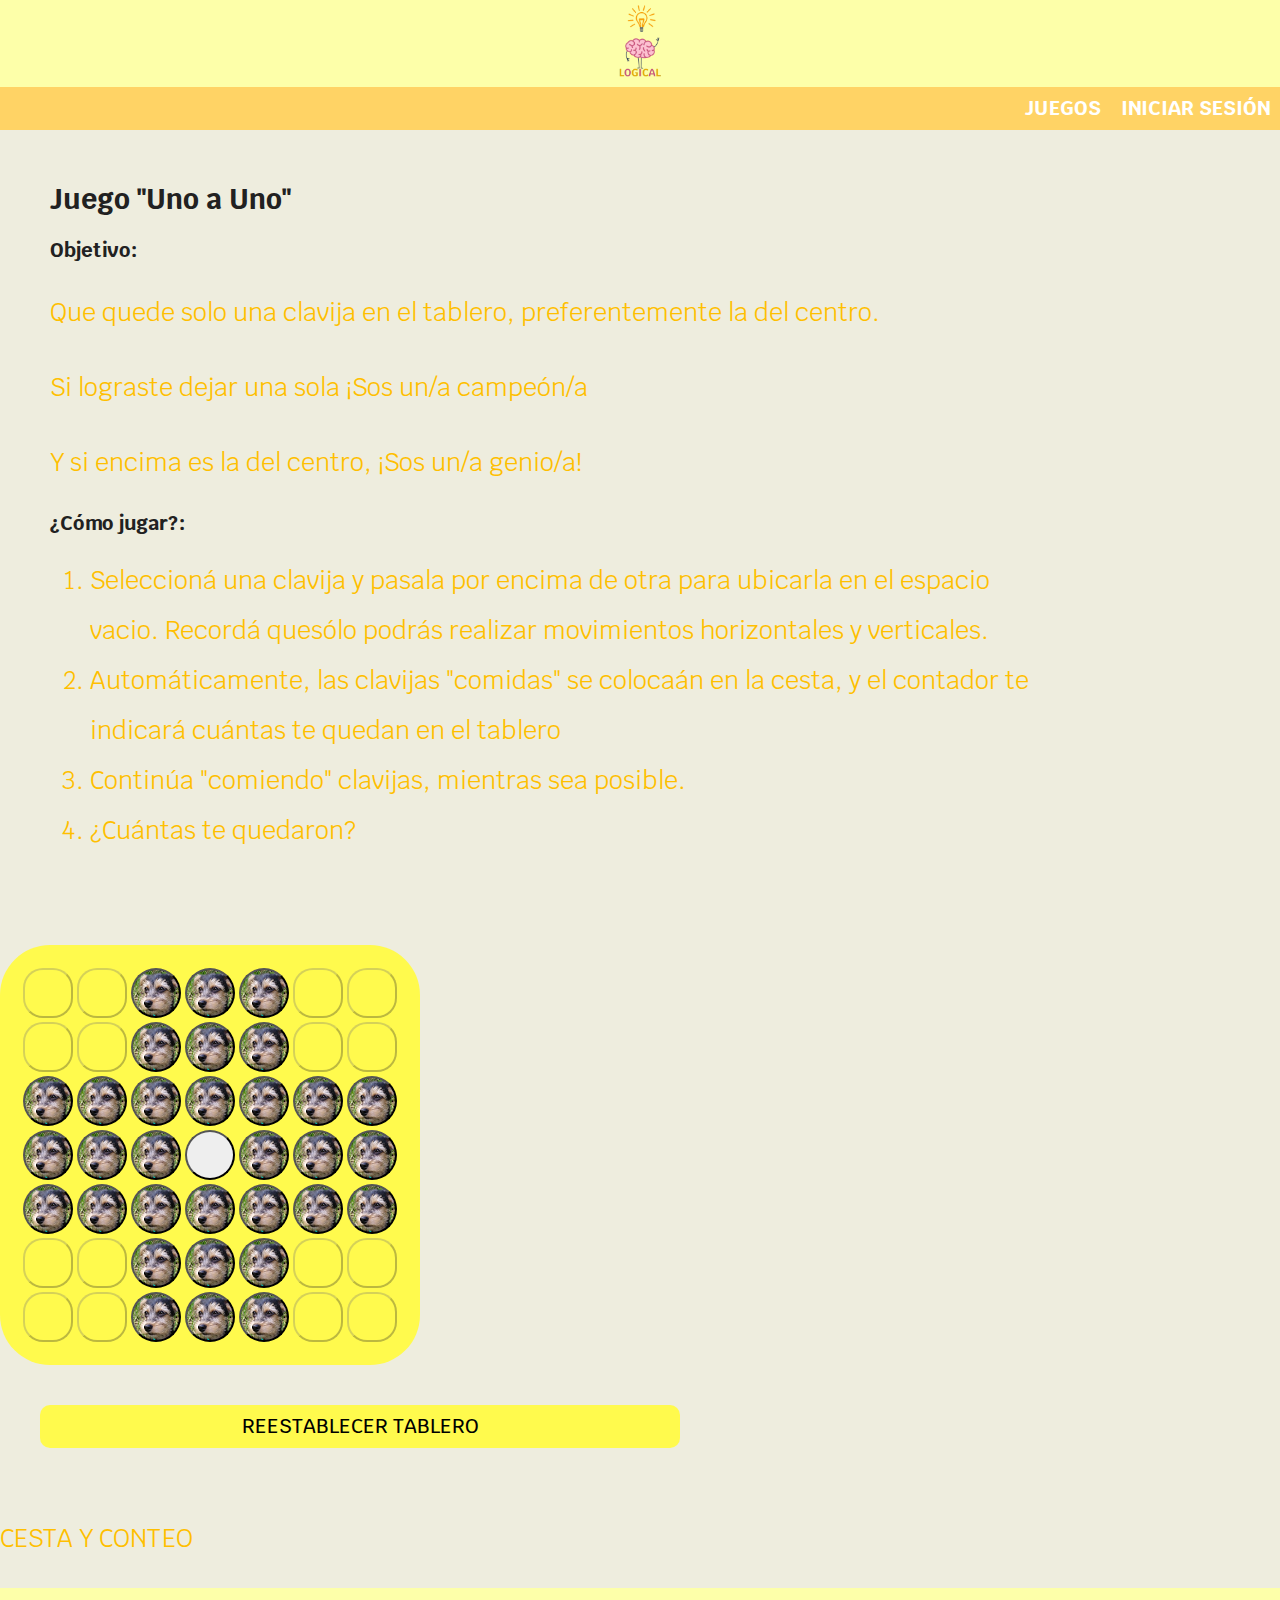
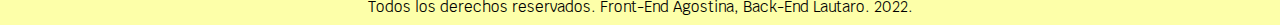
<file: index.html>
<!DOCTYPE html>
<html lang="en">
<head>
    <meta charset="UTF-8">
    <meta http-equiv="X-UA-Compatible" content="IE=edge">
    <meta name="viewport" content="width=device-width, initial-scale=1.0">
    <title>Document</title>

    <!--Importacion Normalize-->
    <link rel="preload" href="normalize.css" as="style">
    <link rel="stylesheet" href="normalize.css">

    <!--Importacion Fuente-->
    <link href="https://fonts.googleapis.com/css2?family=Krub:wght@300;400&family=Patrick+Hand&family=Rubik:wght@300&display=swap" rel="stylesheet">

    <!--Importacion CSS-->
    <link rel="preload" href="styles.css" as="style">
    <link rel="stylesheet" href="styles.css">
    
</head>

<body>
    <header class="header" >
        <a href="bienvenido.html">
            <img class="header__logo"src="img/logogame.png" alt="Logo">
        </a>
    </header>
    <nav class="navegacion">
        <a class="navegacion__enlace navegacion__enlace--activo" href="#">Juegos</a>
        <a class="navegacion__enlace" href="#">Iniciar Sesión</a>
    </nav>

    <main class="contenidoPrincipal">

        <div class="contenidoPrincipal__juego">
            <h2>Juego "Uno a Uno"</h2>

        <!--Ojetivo del juego-->
            <div class="contenidoPrincipal__juego--objetivo">
                <h3>Objetivo:</h3>
                <p> Que quede solo una clavija en el tablero, preferentemente la del centro.</p>
                <p>Si lograste dejar una sola ¡Sos un/a campeón/a</p>
                <p>Y si encima es la del centro, ¡Sos un/a genio/a!</p>
            </div>

        <!--Reglas del juego-->
            <div class="contenidoPrincipal__juego--reglas">
                <h3>¿Cómo jugar?:</h3>
                <ol>
                    <li>
                        Seleccioná una clavija y pasala por encima de otra para ubicarla en el espacio vacio. Recordá quesólo podrás realizar movimientos horizontales y verticales.
                    </li>
                    <li>
                        Automáticamente, las clavijas "comidas" se colocaán en la cesta, y el contador te indicará cuántas te quedan en el tablero
                    </li>
                    <li>
                        Continúa "comiendo" clavijas, mientras sea posible.
                    </li>
                    <li>
                        ¿Cuántas te quedaron?
                    </li>
                </ol>
            </div> 

        </div>

        <div class="contenidoPrincipal_tablero">
            <table id="tablero" class="tablero--fondo">
                <thead>
        
                </thead>
                <tbody id="tablero-datos">
                    
                </tbody>
            </table>

            <input class="boton--final" type="submit" onclick="volverAIntentar()" value="Reestablecer tablero">
        </div>

    </main>

    <section>
        <div>
            <p>CESTA Y CONTEO</p>
        </div>
    </section>

    <footer class="footer">
        Todos los derechos reservados. Front-End Agostina, Back-End Lautaro. 2022.
    </footer>  
    
</body>



<script src="main.js"></script>

</html>
</file>
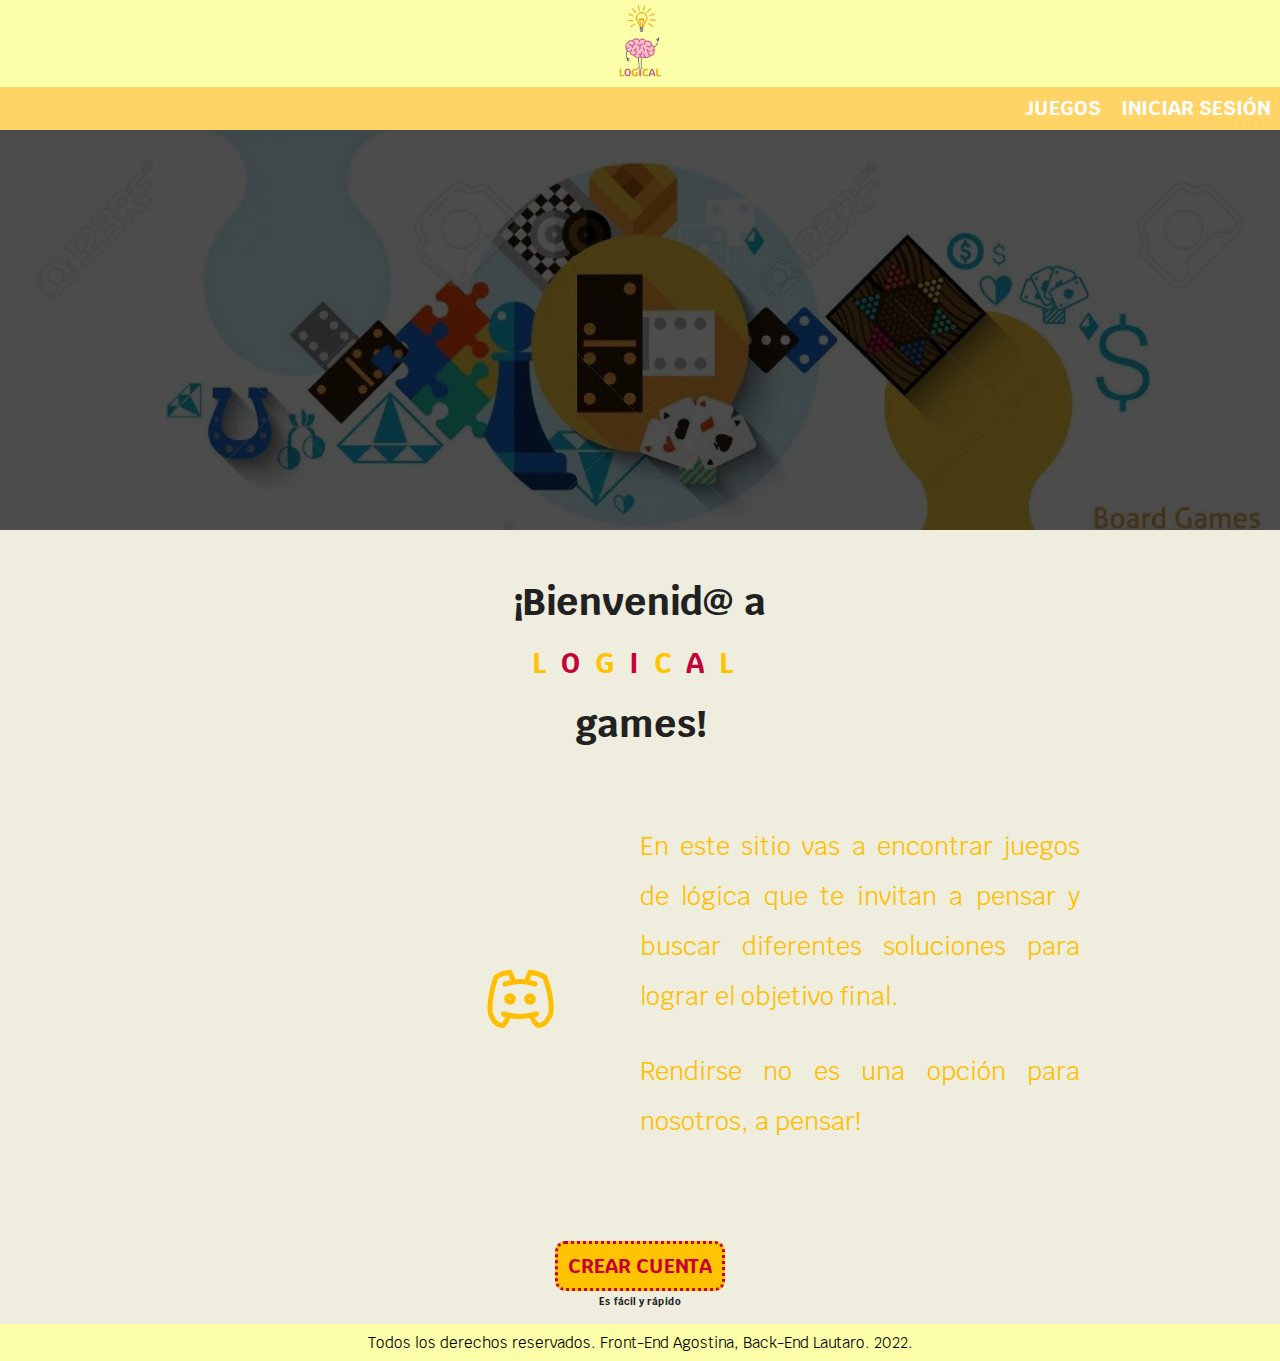
<file: bienvenido.html>
<!DOCTYPE html>
<html lang="en">
<head>
    <meta charset="UTF-8">
    <meta http-equiv="X-UA-Compatible" content="IE=edge">
    <meta name="viewport" content="width=device-width, initial-scale=1.0">
    <title>Document</title>

    <!--Importacion Normalize-->
    <link rel="preload" href="normalize.css" as="style">
    <link rel="stylesheet" href="normalize.css">

    <!--Importacion Fuente-->
    <link href="https://fonts.googleapis.com/css2?family=Krub:wght@300;400&family=Patrick+Hand&family=Rubik:wght@300&display=swap" rel="stylesheet">

    <!--Importacion CSS-->
    <link rel="preload" href="styles.css" as="style">
    <link rel="stylesheet" href="styles.css">
    
</head>

<body>
    <header class="header" >
        <a href="bienvenido.html">
            <img class="header__logo"src="img/logogame.png" alt="Logo">
        </a>
    </header>

    <nav class="navegacion">
        <a class="navegacion__enlace navegacion__enlace--activo" href="index.html">Juegos</a>
        <a class="navegacion__enlace navegacion__enlace--activo" href="iniciosesion.html">Iniciar Sesión</a>
    </nav>

    

    <section class="banner">
        <div class="banner__img">

        </div>
    </section>
    
    <main>

        <div class="titulo">
            <h1> ¡Bienvenid@ a
            <span class="span">
               
                <div class="strong">
                    <h2 class="letra_amarilla">l</h2> 
                    <h2 class="letra_rosada">o</h2>
                    <h2 class="letra_amarilla">g</h2> 
                    <h2 class="letra_rosada">i</h2>
                    <h2 class="letra_amarilla">c</h2> 
                    <h2 class="letra_rosada">a</h2>
                    <h2 class="letra_amarilla">l</h2> 
                </div>
                   
              
            </span> games! </h1>
        </div>

        <!--
        <div class="titulo">
            <h1>¡Bienvenid@ a <span class="letra_amarilla">L</span> 
                <span class="letra_rosada">O</span>
                <span class="letra_amarilla">G</span>
                <span class="letra_rosada">I</span>
                <span class="letra_amarilla">C</span>
                <span class="letra_rosada">A</span>
                <span class="letra_amarilla">L</span> games!</h1>
        </div>  
        -->
      

            <div class="contenedorBienvenido">
                <div class="contenedorBienvenido__icono">
                    <svg xmlns="http://www.w3.org/2000/svg" class="icon icon-tabler icon-tabler-brand-discord" width="80" height="80" viewBox="0 0 24 24" stroke-width="1.5" stroke="#ffbf00" fill="none" stroke-linecap="round" stroke-linejoin="round">
                        <path stroke="none" d="M0 0h24v24H0z" fill="none"/>
                        <circle cx="9" cy="12" r="1" />
                        <circle cx="15" cy="12" r="1" />
                        <path d="M7.5 7.5c3.5 -1 5.5 -1 9 0" />
                        <path d="M7 16.5c3.5 1 6.5 1 10 0" />
                        <path d="M15.5 17c0 1 1.5 3 2 3c1.5 0 2.833 -1.667 3.5 -3c.667 -1.667 .5 -5.833 -1.5 -11.5c-1.457 -1.015 -3 -1.34 -4.5 -1.5l-1 2.5" />
                        <path d="M8.5 17c0 1 -1.356 3 -1.832 3c-1.429 0 -2.698 -1.667 -3.333 -3c-.635 -1.667 -.476 -5.833 1.428 -11.5c1.388 -1.015 2.782 -1.34 4.237 -1.5l1 2.5" />
                    </svg>
                </div>
               
                <div class="contenedorBienvenido__texto">
                    <p>En este sitio vas a encontrar juegos de lógica que te invitan a pensar y buscar diferentes soluciones para lograr el objetivo final.</p>
                    <p>Rendirse no es una opción para nosotros, a pensar!</p>
                </div> 
            </div>

    </main>

    <section class="botonesPrincipales">
        <button class="boton__principal">
            <a class="boton__principal--texto" href="registro.html">Crear cuenta</a>
        </button>
        <h5 class="miniDescripcion">Es fácil y rápido</h5>
    </section>
       
    <footer class="footer">
        Todos los derechos reservados. Front-End Agostina, Back-End Lautaro. 2022.
    </footer>  
    
</body>

</html>
</file>
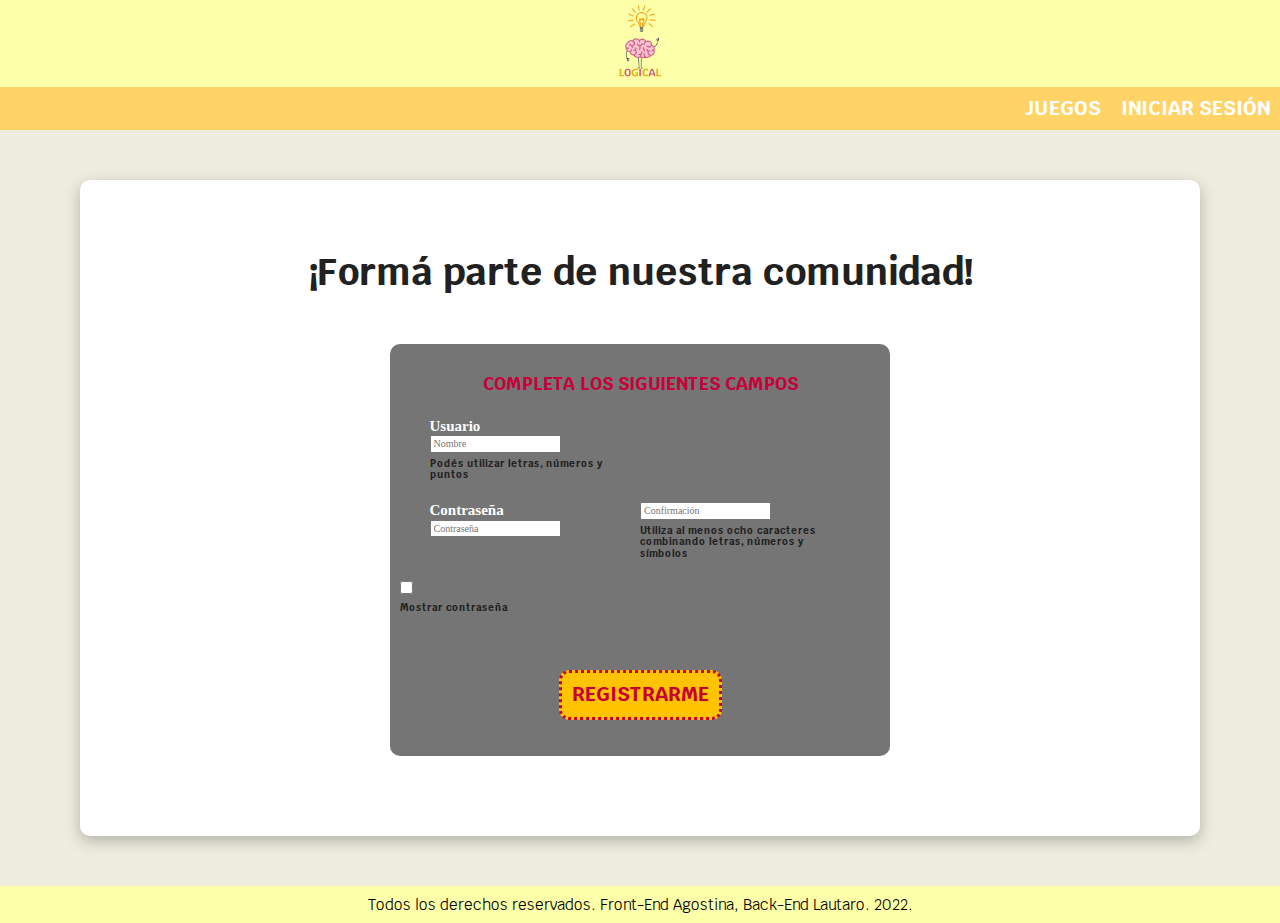
<file: registro.html>
<!DOCTYPE html>
<html lang="en">
<head>
    <meta charset="UTF-8">
    <meta http-equiv="X-UA-Compatible" content="IE=edge">
    <meta name="viewport" content="width=device-width, initial-scale=1.0">
    <title>Document</title>

    <!--Importacion Normalize-->
    <link rel="preload" href="normalize.css" as="style">
    <link rel="stylesheet" href="normalize.css">

    <!--Importacion Fuente-->
    <link href="https://fonts.googleapis.com/css2?family=Krub:wght@300;400&family=Patrick+Hand&family=Rubik:wght@300&display=swap" rel="stylesheet">

    <!--Importacion CSS-->
    <link rel="preload" href="styles.css" as="style">
    <link rel="stylesheet" href="styles.css">

</head>

<body>

    <header class="header" >
        <a href="bienvenido.html">
            <img class="header__logo"src="img/logogame.png" alt="Logo">
        </a>
    </header>

    <nav class="navegacion">
        <a class="navegacion__enlace navegacion__enlace--activo" href="index.html">Juegos</a>
        <a class="navegacion__enlace navegacion__enlace--activo" href="#">Iniciar Sesión</a>
    </nav>

    <main class="contenedor">
        
        <div class="sombra">

            <div class="titulo">
                <h1>¡Formá parte de nuestra comunidad!</h1>
            </div>

             <!-- Para Registrarse-->
            <div class="formulario">
                <form>
                    <fieldset class="formulario__fieldset">
                        <legend class="formulario__legend">Completa los siguientes campos</legend>

                        <div class="contenedorCampos">

                            <div class="campo">
                                <label class="campo__label">Usuario</label>
                                <input class="campo__label--input" type="text" placeholder="Nombre">
                                    <h5 class="miniDescripcion">Podés utilizar letras, números y puntos</h5>
                            </div>
                            
                            <div class="campo">
                                <label class="campo__label">Contraseña</label>
                                <input clas="campo__label--input" type="text" placeholder="Contraseña">
                            </div>

                            <div class="campo">
                                <input clas="campo__label--input" type="text" placeholder="Confirmación">
                                    <h5 class="miniDescripcion">Utiliza al menos ocho caracteres combinando letras, números y símbolos</h5>
                            </div>
                                
                            

                        </div>

                            <input type="checkbox"> <h5 class="miniDescripcion">Mostrar contraseña</h5>
                        
                        
                        
                        <div class="botonesPrincipales">
                            <button class="boton__principal boton__principal--texto">Registrarme</button>  
                        </div>
                                
                    </fieldset>
                </form>
            </div>
        </div>
        
    </main>
   

    <footer class="footer">
        Todos los derechos reservados. Front-End Agostina, Back-End Lautaro. 2022.
    </footer>  

</body>
</html>
</file>
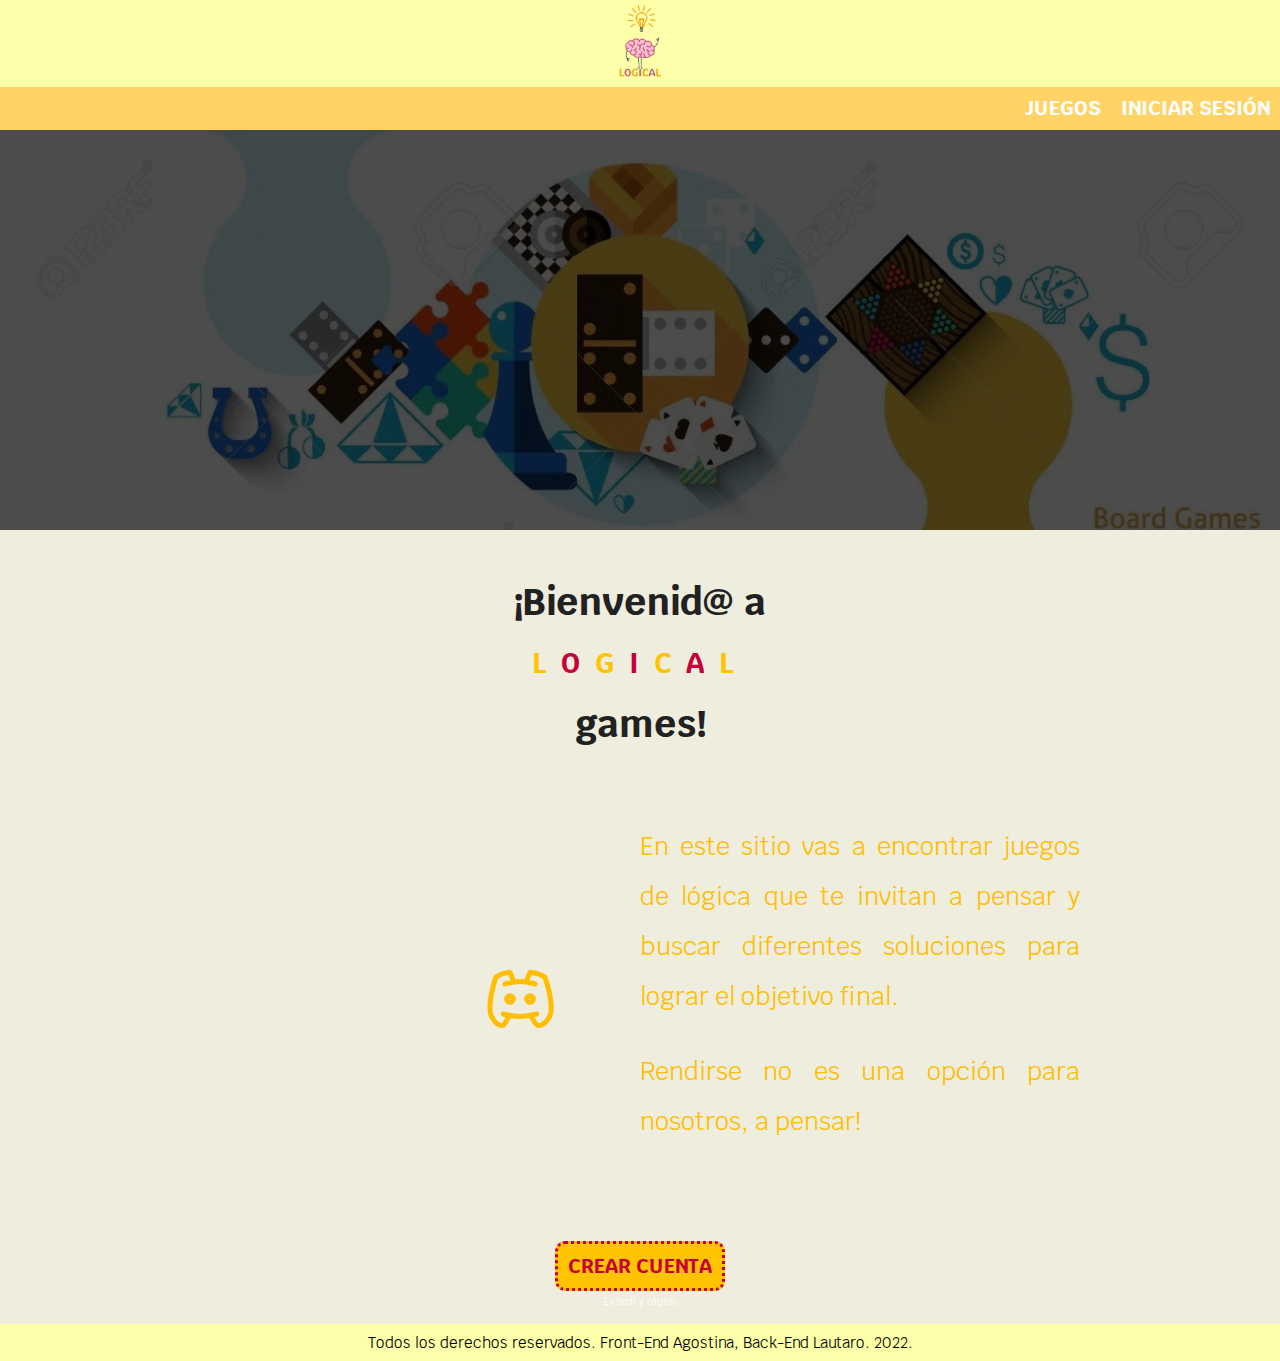
<file: html/bienvenido.html>
<!DOCTYPE html>
<html lang="en">
<head>
    <meta charset="UTF-8">
    <meta http-equiv="X-UA-Compatible" content="IE=edge">
    <meta name="viewport" content="width=device-width, initial-scale=1.0">
    <title>Document</title>

    <!--Importacion Normalize-->
    <link rel="preload" href="../css/normalize.css" as="style">
    <link rel="stylesheet" href="../css/normalize.css">

    <!--Importacion Fuente-->
    <link href="https://fonts.googleapis.com/css2?family=Krub:wght@300;400&family=Patrick+Hand&family=Rubik:wght@300&display=swap" rel="stylesheet">

    <!--Importacion CSS-->
    <link rel="preload" href="../css/styles.css" as="style">
    <link rel="stylesheet" href="../css/styles.css">
    
</head>

<body>
    <header class="header" >
        <a href="bienvenido.html">
            <img class="header__logo"src="../img/logogame.png" alt="Logo">
        </a>
    </header>

    <nav class="navegacion">
        <a class="navegacion__enlace navegacion__enlace--activo" href="index.html">Juegos</a>
        <a class="navegacion__enlace navegacion__enlace--activo" href="iniciosesion.html">Iniciar Sesión</a>
    </nav>

    

    <section class="banner">
        <div class="banner__img">

        </div>
    </section>
    
    <main>

        <div class="titulo">
            <h1> ¡Bienvenid@ a
            <span class="span">
               
                <div class="strong">
                    <h2 class="letra_amarilla">l</h2> 
                    <h2 class="letra_rosada">o</h2>
                    <h2 class="letra_amarilla">g</h2> 
                    <h2 class="letra_rosada">i</h2>
                    <h2 class="letra_amarilla">c</h2> 
                    <h2 class="letra_rosada">a</h2>
                    <h2 class="letra_amarilla">l</h2> 
                </div>
                   
              
            </span> games! </h1>
        </div>

        <!--
        <div class="titulo">
            <h1>¡Bienvenid@ a <span class="letra_amarilla">L</span> 
                <span class="letra_rosada">O</span>
                <span class="letra_amarilla">G</span>
                <span class="letra_rosada">I</span>
                <span class="letra_amarilla">C</span>
                <span class="letra_rosada">A</span>
                <span class="letra_amarilla">L</span> games!</h1>
        </div>  
        -->
      

            <div class="contenedorBienvenido">
                <div class="contenedorBienvenido__icono">
                    <svg xmlns="http://www.w3.org/2000/svg" class="icon icon-tabler icon-tabler-brand-discord" width="80" height="80" viewBox="0 0 24 24" stroke-width="1.5" stroke="#ffbf00" fill="none" stroke-linecap="round" stroke-linejoin="round">
                        <path stroke="none" d="M0 0h24v24H0z" fill="none"/>
                        <circle cx="9" cy="12" r="1" />
                        <circle cx="15" cy="12" r="1" />
                        <path d="M7.5 7.5c3.5 -1 5.5 -1 9 0" />
                        <path d="M7 16.5c3.5 1 6.5 1 10 0" />
                        <path d="M15.5 17c0 1 1.5 3 2 3c1.5 0 2.833 -1.667 3.5 -3c.667 -1.667 .5 -5.833 -1.5 -11.5c-1.457 -1.015 -3 -1.34 -4.5 -1.5l-1 2.5" />
                        <path d="M8.5 17c0 1 -1.356 3 -1.832 3c-1.429 0 -2.698 -1.667 -3.333 -3c-.635 -1.667 -.476 -5.833 1.428 -11.5c1.388 -1.015 2.782 -1.34 4.237 -1.5l1 2.5" />
                    </svg>
                </div>
               
                <div class="contenedorBienvenido__texto">
                    <p>En este sitio vas a encontrar juegos de lógica que te invitan a pensar y buscar diferentes soluciones para lograr el objetivo final.</p>
                    <p>Rendirse no es una opción para nosotros, a pensar!</p>
                </div> 
            </div>

    </main>

    <section class="botonesPrincipales">
        <button class="boton__principal">
            <a class="boton__principal--texto" href="registro.html">Crear cuenta</a>
        </button>
        <h5 class="miniDescripcion">Es fácil y rápido</h5>
    </section>
       
    <footer class="footer">
        Todos los derechos reservados. Front-End Agostina, Back-End Lautaro. 2022.
    </footer>  
    
</body>

</html>
</file>
<file: styles.css>
:root{
    /*Colores Principales*/
    --fondo: #EEEDDE;
    --header:#FDFFA9;
    --nav: #FFD365;

    /*Colores Neutros*/
    --negro: #212121;
    --blanco: #FFFFFF;
    --gris: #757575;

    /*Fichas*/
    --deshabilitado: #FFFA4D;
    --ficha: #2D31FA;
    --transicion: #5D8BF4;
    --libre: #EEEEEE;

    /*Tablero*/
    --amarillo: #FFFA4D;

    /*Tipografia*/
    --letraAmarilla: #FFC300;
    --letraRosada: #C70039;
    --texto: #ffbf00;

    /*Fuentes Letras*/
    --fuentePrincipal: 'Krub', sans-serif;
    --fuenteSecundaria: 'Arial';
}

html {
    font-size: 62.5%;
    box-sizing: border-box;

  }
  *, *:before, *:after {
    box-sizing: inherit;
  }

body{
    background-color: var(--fondo);
}

/*Tipografìas*/
h1, h2, h3, h5, p, li {
    font-family: var(--fuentePrincipal);
    color: var(--negro)
}

h1 {
    font-size: 3.8rem;
}

h2 {
    font-size: 2.8rem;
}

h3 {
    font-size: 2rem;
}

h5 {
    font-size: 1rem;
}


p, li {
    font-size: 2.5rem;
    line-height: 2;
    color: var(--texto);
}

/*HEADER*/

.header {
    background-color: var(--header);
    font-size: 2rem;
    padding: .1rem 0;
    display: flex;
    flex-direction: row;
    justify-content: center;
}

.header__logo {
    width: auto;
    height: 80px;
    
    
}

/*BARRA DE NAVEGACION*/

/*nav original:

     background-color: var(--nav);
        font-size: 2rem;
        display: flex;
        justify-content: flex-end;
        color: white;

*/


.navegacion{
    background-color: var(--nav);
    font-size: 2rem;
    color: white;
    display: flex;
    flex-direction: column;
    align-items: center;
    }


@media (min-width: 786px){
    .navegacion{
        display: flex;
        flex-direction: row;
        justify-content: flex-end;
    }
}


.navegacion__enlace{
    color:white;
    text-decoration: none;
    text-transform: uppercase;
    font-family: var(--fuentePrincipal);
    font-weight: bold;
    padding: 1rem;
}

.navegacion__enlace--activo:hover {
    background-color: #F3ED9E;
    color:black;


}

/*SECTION*/

.banner {
    background-image: url(../img/banner1.jpg);
    background-size: cover;
    position: relative;
    height: 400px;

}
.banner__img {

    background-color: rgba(0,0,0, .7);
    width: 100%;
    height: 100%;
}

.span {
    letter-spacing: 1.5rem;
    text-transform: uppercase;
    
}

.strong {
    display: flex;
    flex-direction: row;
    justify-content: center;
}

/*BOTONES - FICHAS DEL JUEGO */
.desactivado{
    background-color: var(--deshabilitado);
    border-radius: 2rem;
}

.ficha{
   /* background-color: var(--ficha);*/
    border-radius: 5rem;
    background: url('img/puercoficha.png')
}

.ficha:hover{
    background-color: var(--transicion);
    transition: background-color 1s linear;
}

button{
    width: 50px;
    height: 50px;
    cursor: pointer;
}

.libre{
    background-color: var(--libre);
    border-radius: 5rem;
}

/*TABLERO*/
.tablero--fondo {
    background-color: var(--amarillo);
    padding: 2rem;
    border-radius: 5rem;
    margin-top: 5rem;
}

.boton--final {
    margin: 4rem;
    padding: 1rem 4rem;
    font-family: var(--fuentePrincipal);
    font-size: 2rem;
    font-weight: 500;
    text-transform: uppercase;
    text-align: center;
    background-color: var(--amarillo);
    border: none;
    border-radius: 1rem;
    width:50%;
}

.boton--final:hover{
    cursor: pointer;
}

/*MAIN*/
/*Bienvenido.html*/

.titulo{
    font-size: 2rem;
    text-align: center;
    margin: 5rem;
}

.letra_amarilla{
    color: var(--letraAmarilla);
}

.letra_rosada {
    color: var(--letraRosada);
}

.contenedorBienvenido__icono {
    display: flex;
    justify-content: center;
    align-items: center;
}

.contenedorBienvenido__texto {
    text-align: center;
}

@media (min-width: 768px){
    .contenedorBienvenido {
        display: grid;
        align-items: center;
        justify-content: center;
        grid-template-columns: repeat(2, 1fr);
    }
    .contenedorBienvenido__icono {
        display: flex;
        flex-direction: row;
        justify-content: flex-end;
        align-items: center;
        padding-right: 8rem;
    }
    .contenedorBienvenido__texto {
        text-align: justify;
        padding-right: 20rem;
        padding-bottom: 3rem;
    }
}

/*Index.html*/
.contenidoPrincipal__juego {
    padding: 3rem 5rem;
    width: 85%;
}

.contenidoPrincipal__tablero{
    margin-top: 5rem;

}

/*Registro.html --> Formulario*/


.contenedor {
    display: grid;
}



.sombra {
    box-shadow: 0px 5px 15px 0px rgba(112,112,112,0.48);
    border-radius: 1rem;
    /*padding: 2rem;*/
    /*width: 0 auto;*/
    margin: 5rem 8rem;
    padding: 2rem 5rem 8rem 5rem;
    background-color: var(--blanco);
}



.formulario {
    background-color: var(--gris);
    border-radius: 1rem;
    margin: 0 auto;
    width: min(50rem, 100%); /*Es lo mismo que poner 50rem*/
    padding: 3rem 0rem;
    /*
    display: flex;
    flex-direction: row;
    justify-content: center;
    align-items: center;
    display: flex;
    justify-content: center;
    */
}

.formulario__fieldset {
    border: none;
}

.formulario__legend {
    color: var(--letraRosada);
    font-family: var(--fuentePrincipal);
    text-align: center;
    font-weight: bold;
    font-size: 1.8rem;
    text-transform: uppercase;
    margin-bottom: 2rem;
}

.campo {
    font: var(--fuentePrincipal);
    font-weight: bold;
    margin-bottom: .5rem;
    border-radius: 1rem;
}

.contenedorCampos {
    display: grid;
    grid-template-columns: repeat(2, 1fr);
    /*grid-template-rows: repeat(2, 1fr);*/
    margin: 0 3rem;
}


.campo:nth-child(2),
.campo:nth-child(3){
    grid-row: 1/3;
    grid-row: 2/3;
   
}
.campo__label {
    font-size: 1.5rem;
    color: var(--blanco);
    display: block;
}



/*
.campo__label--input{
    display: grid;
    grid-template-columns: repeat(2, 1fr);
}

/*Botones Principales*/

.botonesPrincipales {
    display: flex;
    flex-direction: column;
    align-items: center;
}
.boton__principal {
    width: auto;
    padding: 1rem;
    background-color: var(--letraAmarilla);
    border: none;
    border-style: dotted;
    border-color: var(--letraRosada);
    border-radius: 1rem;
    margin-top: 4rem;
}

.boton__principal--texto {
    color: var(--letraRosada);
    font-family: var(--fuentePrincipal);
    font-weight: bold;
    font-size: 2rem;
    text-align: center;
    text-transform: uppercase;
    text-decoration: none;
}

.miniDescripcion {
    margin-top: .5rem;
}

/*FOOTER*/
.footer {
    text-align: center;
    font-family: var(--fuentePrincipal);
    font-size: 1.5rem;
    background-color: var(--header);
    padding: 1rem;
}
</file>
<file: css/styles.css>
:root{
    /*Colores Principales*/
    --fondo: #EEEDDE;
    --header:#FDFFA9;
    --nav: #FFD365;

    /*Colores Neutros*/
    --negro: #212121;
    --blanco: #FFFFFF;
    --gris: #757575;

    /*Fichas*/
    --deshabilitado: #FFFA4D;
    --ficha: #2D31FA;
    --transicion: #5D8BF4;
    --libre: #EEEEEE;

    /*Tablero*/
    --amarillo: #FFFA4D;

    /*Tipografia*/
    --letraAmarilla: #FFC300;
    --letraRosada: #C70039;
    --texto: #ffbf00;

    /*Fuentes Letras*/
    --fuentePrincipal: 'Krub', sans-serif;
    --fuenteSecundaria: 'Arial';
}

html {
    font-size: 62.5%;
    box-sizing: border-box;

  }
  *, *:before, *:after {
    box-sizing: inherit;
  }

body{
    background-color: var(--fondo);
}

/*Tipografìas*/
h1, h2, h3, h5, p, li {
    font-family: var(--fuentePrincipal);
    color: var(--negro)
}

h1 {
    font-size: 3.8rem;
}

h2 {
    font-size: 2.8rem;
}

h3 {
    font-size: 2rem;
}

h5 {
    font-size: 1rem;
}


p, li {
    font-size: 2.5rem;
    line-height: 2;
    color: var(--texto);
}

/*HEADER*/

.header {
    background-color: var(--header);
    font-size: 2rem;
    padding: .1rem 0;
    display: flex;
    flex-direction: row;
    justify-content: center;
}

.header__logo {
    width: auto;
    height: 80px;
    
    
}

/*BARRA DE NAVEGACION*/

/*nav original:

     background-color: var(--nav);
        font-size: 2rem;
        display: flex;
        justify-content: flex-end;
        color: white;

*/


.navegacion{
    background-color: var(--nav);
    font-size: 2rem;
    color: white;
    display: flex;
    flex-direction: column;
    align-items: center;
    }


@media (min-width: 786px){
    .navegacion{
        display: flex;
        flex-direction: row;
        justify-content: flex-end;
    }
}


.navegacion__enlace{
    color:white;
    text-decoration: none;
    text-transform: uppercase;
    font-family: var(--fuentePrincipal);
    font-weight: bold;
    padding: 1rem;
}

.navegacion__enlace--activo:hover {
    background-color: #F3ED9E;
    color:black;


}

/*SECTION*/

.banner {
    background-image: url(../img/banner1.jpg);
    background-size: cover;
    position: relative;
    height: 400px;

}
.banner__img {

    background-color: rgba(0,0,0, .7);
    width: 100%;
    height: 100%;
}

.span {
    letter-spacing: 1.5rem;
    text-transform: uppercase;
    
}

.strong {
    display: flex;
    flex-direction: row;
    justify-content: center;
}

/*BOTONES - FICHAS DEL JUEGO */
.desactivado{
    background-color: var(--deshabilitado);
    border-radius: 2rem;
}

.ficha{
   /* background-color: var(--ficha);*/
    border-radius: 5rem;
    background: url('img/puercoficha.png')
}

.ficha:hover{
    background-color: var(--transicion);
    transition: background-color 1s linear;
}

button{
    width: 50px;
    height: 50px;
    cursor: pointer;
}

.libre{
    background-color: var(--libre);
    border-radius: 5rem;
}

/*TABLERO*/
.tablero--fondo {
    background-color: var(--amarillo);
    padding: 2rem;
    border-radius: 5rem;
    margin-top: 5rem;
}

.boton--final {
    margin: 4rem;
    padding: 1rem 4rem;
    font-family: var(--fuentePrincipal);
    font-size: 2rem;
    font-weight: 500;
    text-transform: uppercase;
    text-align: center;
    background-color: var(--amarillo);
    border: none;
    border-radius: 1rem;
    width:50%;
}

.boton--final:hover{
    cursor: pointer;
}

/*MAIN*/
/*Bienvenido.html*/

.titulo{
    font-size: 2rem;
    text-align: center;
    margin: 5rem;
}



.letra_amarilla{
    color: var(--letraAmarilla);
}

.letra_rosada {
    color: var(--letraRosada);
}

.contenedorBienvenido__icono {
    display: flex;
    justify-content: center;
    align-items: center;
}

.contenedorBienvenido__texto {
    text-align: center;
}

@media (min-width: 768px){
    .contenedorBienvenido {
        display: grid;
        align-items: center;
        justify-content: center;
        grid-template-columns: repeat(2, 1fr);
    }
    .contenedorBienvenido__icono {
        display: flex;
        flex-direction: row;
        justify-content: flex-end;
        align-items: center;
        padding-right: 8rem;
    }
    .contenedorBienvenido__texto {
        text-align: justify;
        padding-right: 20rem;
        padding-bottom: 3rem;
    }
}

/*Index.html*/
.contenidoPrincipal__juego {
    padding: 3rem 5rem;
    width: 85%;
}

.contenidoPrincipal__tablero{
    margin-top: 5rem;

}

/*Registro.html --> Formulario*/

.contenedor {
    display: flex;
    justify-content: center;
}

@media (min-width: 768px){
    .contenedor {
        display: grid;
    }
}



.sombra {
    box-shadow: 0px 5px 15px 0px rgba(112,112,112,0.48);
    border-radius: 1rem;
    /*padding: 2rem;*/
    /*width: 0 auto;*/
    margin: 5rem 8rem;
    padding: 2rem 5rem 8rem 5rem;
    background-color: var(--blanco);
}

.formulario {
    background-color: var(--gris);
    border-radius: 1rem;
    margin: 0 auto;
    width: min(50rem, 100%); /*Es lo mismo que poner 50rem*/
    padding: 3rem 0rem;
    /*
    display: flex;
    flex-direction: row;
    justify-content: center;
    align-items: center;
    display: flex;
    justify-content: center;
    */
}

.formulario__fieldset {
    border: none;
}

.formulario__legend {
    color: var(--letraRosada);
    font-family: var(--fuentePrincipal);
    text-align: center;
    font-weight: bold;
    font-size: 1.8rem;
    text-transform: uppercase;
    margin-bottom: 2rem;
}

.campo {
    font: var(--fuentePrincipal);
    font-weight: bold;
    margin-bottom: .5rem;
}

.contenedorCampos {
    display: grid;
    grid-template-columns: repeat(2, 1fr);
    /*grid-template-rows: repeat(2, 1fr);*/
    margin: 0 3rem;
    column-gap:1rem;
}

.campo:nth-child(2),
.campo:nth-child(3){
    grid-row: 1/3;
    grid-row: 2/3;  
}

.campo__label {
    font-size: 1.5rem;
    color: var(--blanco);
    display: block;
}

.campo__label--nombre,
.campo__label--contra,
.campo__label--confirmacion {
    width: 100%;
    border:none;
    border-radius: .5rem;
    grid-row: 1/3;
    padding: .5rem;
}

.transparente{
    color: transparent;
}


/*Botones Principales*/

.botonesPrincipales {
    display: flex;
    flex-direction: column;
    align-items: center;
}
.boton__principal {
    width: auto;
    padding: 1rem;
    background-color: var(--letraAmarilla);
    border: none;
    border-style: dotted;
    border-color: var(--letraRosada);
    border-radius: 1rem;
    margin-top: 4rem;
}

.boton__principal--texto {
    color: var(--letraRosada);
    font-family: var(--fuentePrincipal);
    font-weight: bold;
    font-size: 2rem;
    text-align: center;
    text-transform: uppercase;
    text-decoration: none;
}

/*Checkbox --> Formulario*/
.visualizacion{
    display: flex;
    flex-direction: row;
    justify-content: center;
}

.miniDescripcion {
    margin-top: .5rem;
    color: var(--blanco);
    font-weight: normal;
}


/*FOOTER*/
.footer {
    text-align: center;
    font-family: var(--fuentePrincipal);
    font-size: 1.5rem;
    background-color: var(--header);
    padding: 1rem;
}
</file>
